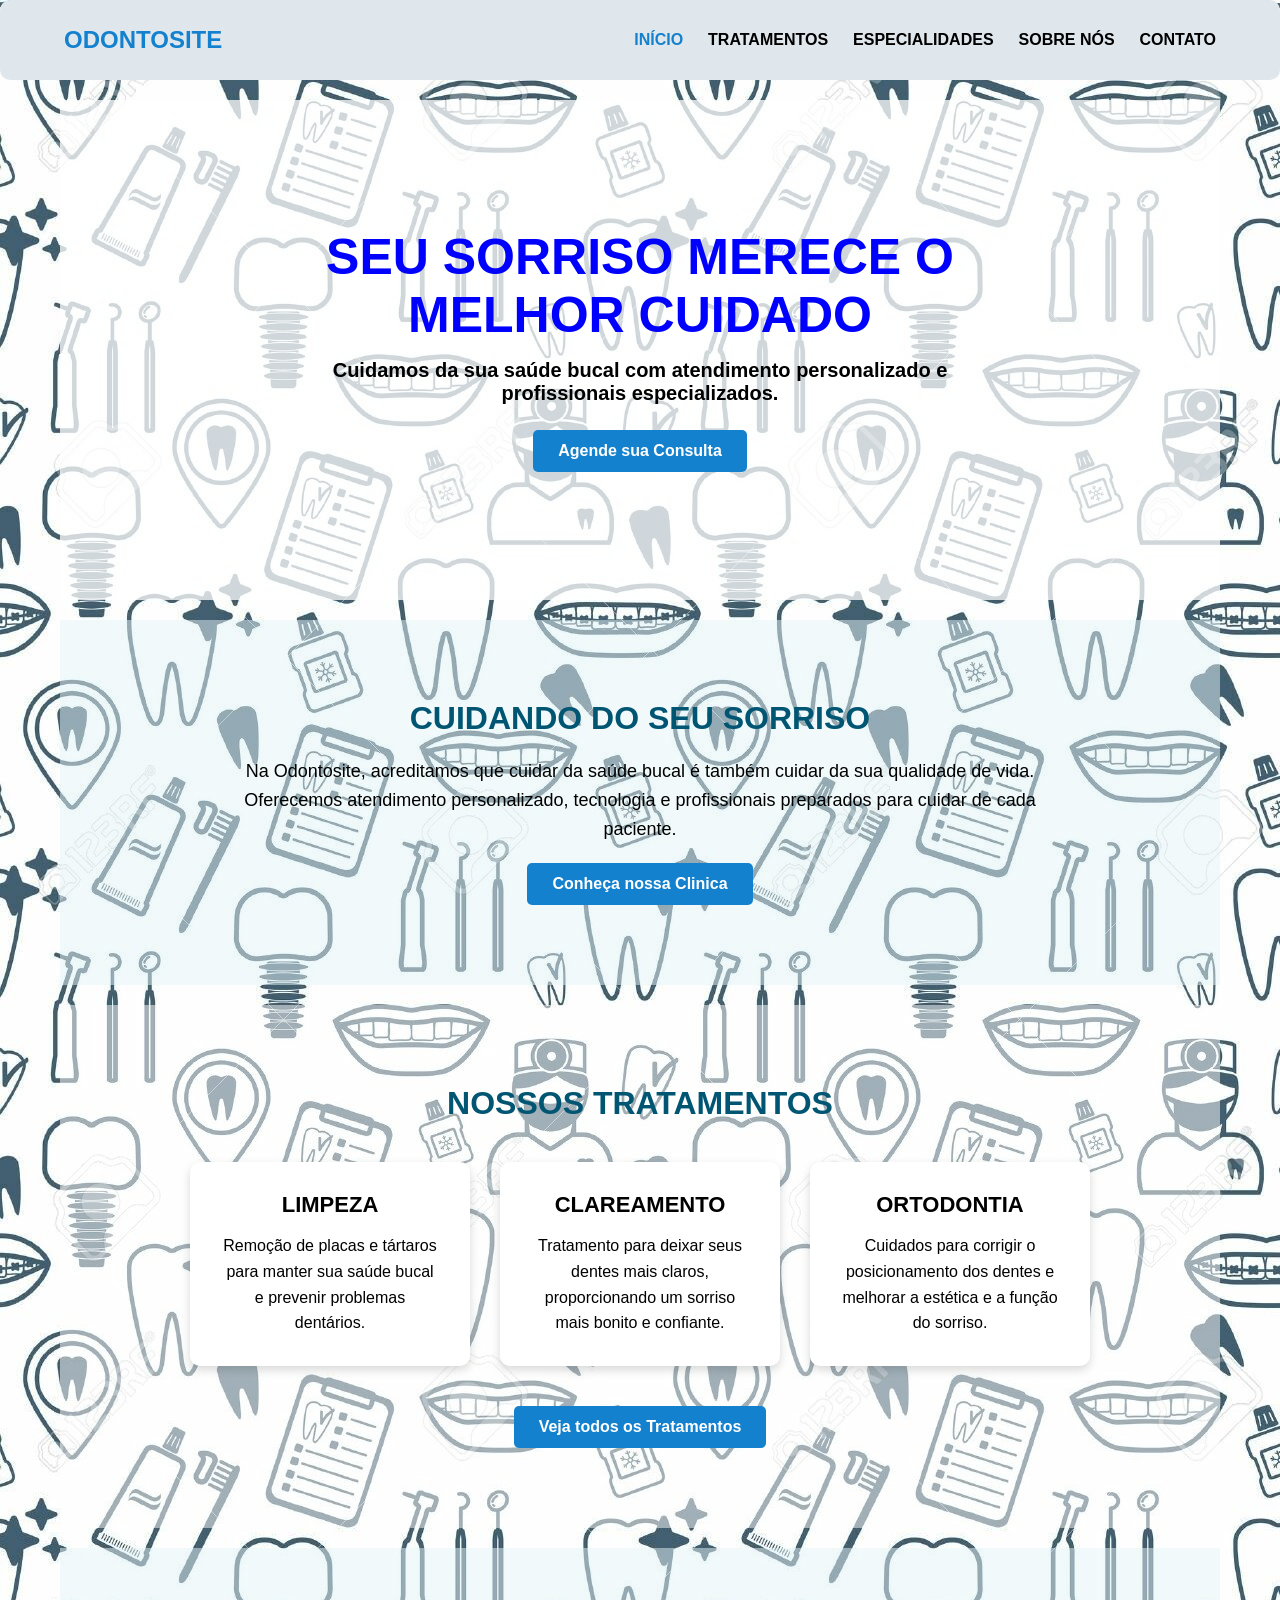
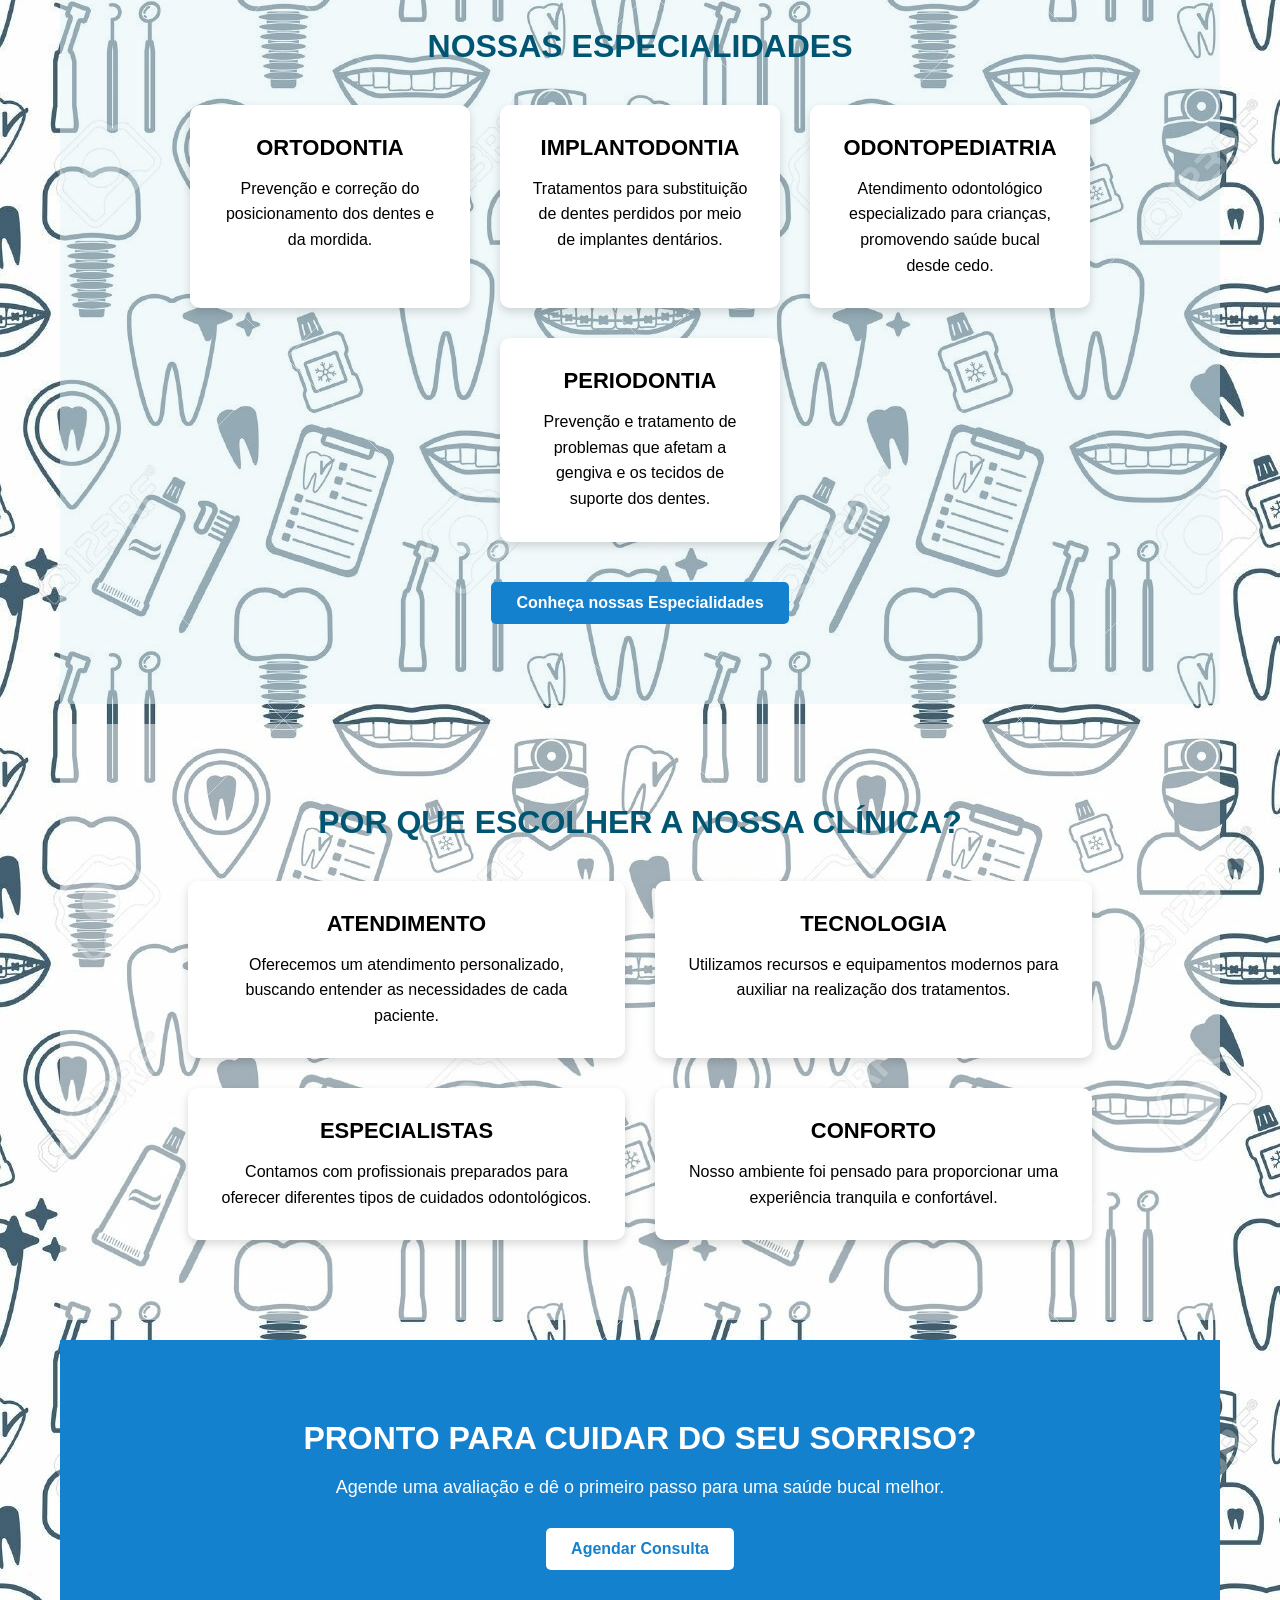
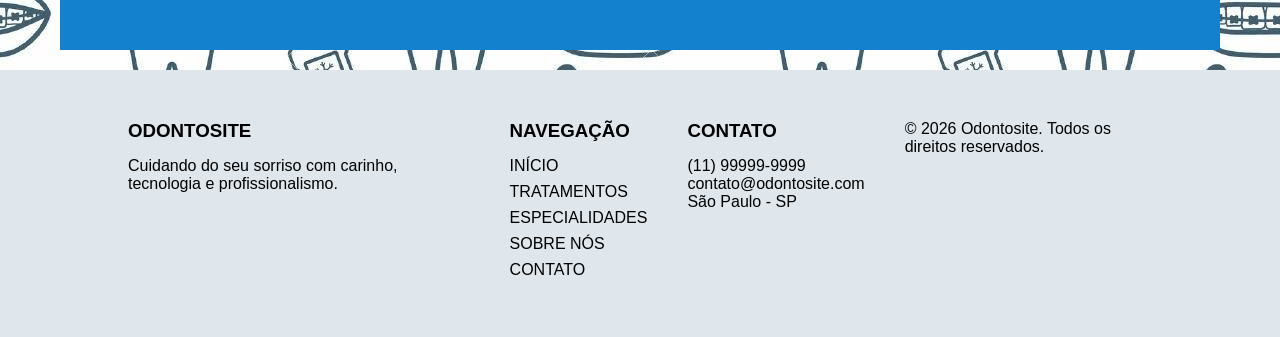
<file: index.html>
<!DOCTYPE html>
<html lang="pt-br">

<head>
    <meta charset="UTF-8">
    <meta name="viewport" content="width=device-width, initial-scale=1.0">
    <link rel="stylesheet" href="css/style.css">
    <title>HOME</title>
</head>

<body>
    <header>
        <h2>ODONTOSITE</h2>
        <nav>
            <a class="ativo" href="index.html">INÍCIO</a>
            <a href="tratamentos.html">TRATAMENTOS</a>
            <a href="especialidades.html">ESPECIALIDADES</a>
            <a href="sobre.html">SOBRE NÓS</a>
            <a href="contato.html">CONTATO</a>
        </nav>
    </header>
    <main>
        <section>
            <h1>SEU SORRISO MERECE O MELHOR CUIDADO</h1>
            <p>
                Cuidamos da sua saúde bucal com atendimento personalizado e profissionais especializados.
            </p>
            <a href="contato.html">Agende sua Consulta</a>
        </section>
        <section>
            <h2>CUIDANDO DO SEU SORRISO</h2>
            <p>
                Na Odontosite, acreditamos que cuidar da saúde bucal é também cuidar da sua qualidade de vida. Oferecemos atendimento personalizado, tecnologia e profissionais preparados para cuidar de cada paciente.
            </p>
            <a href="sobre.html">Conheça nossa Clinica</a>
        </section>
        <section>
            <h2>NOSSOS TRATAMENTOS</h2>
            <div class="cards-container tratamentos-container">
                <article class="card">
                    <h3>LIMPEZA</h3>
                    <p>
                        Remoção de placas e tártaros para manter sua saúde bucal e prevenir problemas dentários.
                    </p>
                </article>
                <article class="card">
                    <h3>CLAREAMENTO</h3>
                    <p>
                        Tratamento para deixar seus dentes mais claros, proporcionando um sorriso mais bonito e confiante.
                    </p>
                </article>
                <article class="card">
                    <h3>ORTODONTIA</h3>
                    <p>
                        Cuidados para corrigir o posicionamento dos dentes e melhorar a estética e a função do sorriso.
                    </p>
                </article>
            </div>
            <a href="tratamentos.html">Veja todos os Tratamentos</a>
        </section>
        <section>
            <h2>NOSSAS ESPECIALIDADES</h2>
            <div class="cards-container especialidades-container">
                <article class="card">
                    <h3>ORTODONTIA</h3>
                    <p>
                        Prevenção e correção do posicionamento dos dentes e da mordida.
                    </p>
                </article>
                <article class="card">
                    <h3>IMPLANTODONTIA</h3>
                    <p>
                        Tratamentos para substituição de dentes perdidos por meio de implantes dentários.
                    </p>
                </article>
                <article class="card">
                    <h3>ODONTOPEDIATRIA</h3>
                    <p>
                        Atendimento odontológico especializado para crianças, promovendo saúde bucal desde cedo.
                    </p>
                </article>
                <article class="card">
                    <h3>PERIODONTIA</h3>
                    <p>
                        Prevenção e tratamento de problemas que afetam a gengiva e os tecidos de suporte dos dentes.
                    </p>
                </article>
            </div>
            <a href="especialidades.html">Conheça nossas Especialidades</a>
        </section>
        <section>
            <h2>POR QUE ESCOLHER A NOSSA CLÍNICA?</h2>
            <div class="vantagens-container">
                <article class="card">
                    <h3>ATENDIMENTO</h3>
                    <p>
                        Oferecemos um atendimento personalizado, buscando entender as necessidades de cada paciente.
                    </p>
                </article>
                <article class="card">
                    <h3>TECNOLOGIA</h3>
                    <p>
                        Utilizamos recursos e equipamentos modernos para auxiliar na realização dos tratamentos.
                    </p>
                </article>
                <article class="card">
                    <h3>ESPECIALISTAS</h3>
                    <p>
                        Contamos com profissionais preparados para oferecer diferentes tipos de cuidados odontológicos.
                    </p>
                </article>
                <article class="card">
                    <h3>CONFORTO</h3>
                    <p>
                        Nosso ambiente foi pensado para proporcionar uma experiência tranquila e confortável.
                    </p>
                </article>
            </div>
        </section>
        <section>
            <h2>PRONTO PARA CUIDAR DO SEU SORRISO?</h2>
            <p>
                Agende uma avaliação e dê o primeiro passo para uma saúde bucal melhor.
            </p>
            <a href="contato.html">Agendar Consulta</a>
        </section>
    </main>
    <footer>
        <div>
            <h3>ODONTOSITE</h3>
            <p>
                Cuidando do seu sorriso com carinho, tecnologia e profissionalismo.
            </p>
        </div>
        <div>
            <h3>NAVEGAÇÃO</h3>
            <a href="index.html">INÍCIO</a>
            <a href="tratamentos.html">TRATAMENTOS</a>
            <a href="especialidades.html">ESPECIALIDADES</a>
            <a href="sobre.html">SOBRE NÓS</a>
            <a href="contato.html">CONTATO</a>
        </div>
        <div>
            <h3>CONTATO</h3>
            <p>(11) 99999-9999</p>
            <p>contato@odontosite.com</p>
            <p>São Paulo - SP</p>
        </div>
        <div>
            <p>&copy; 2026 Odontosite. Todos os direitos reservados.</p>
        </div>
    </footer>
</body>

</html>
</file>
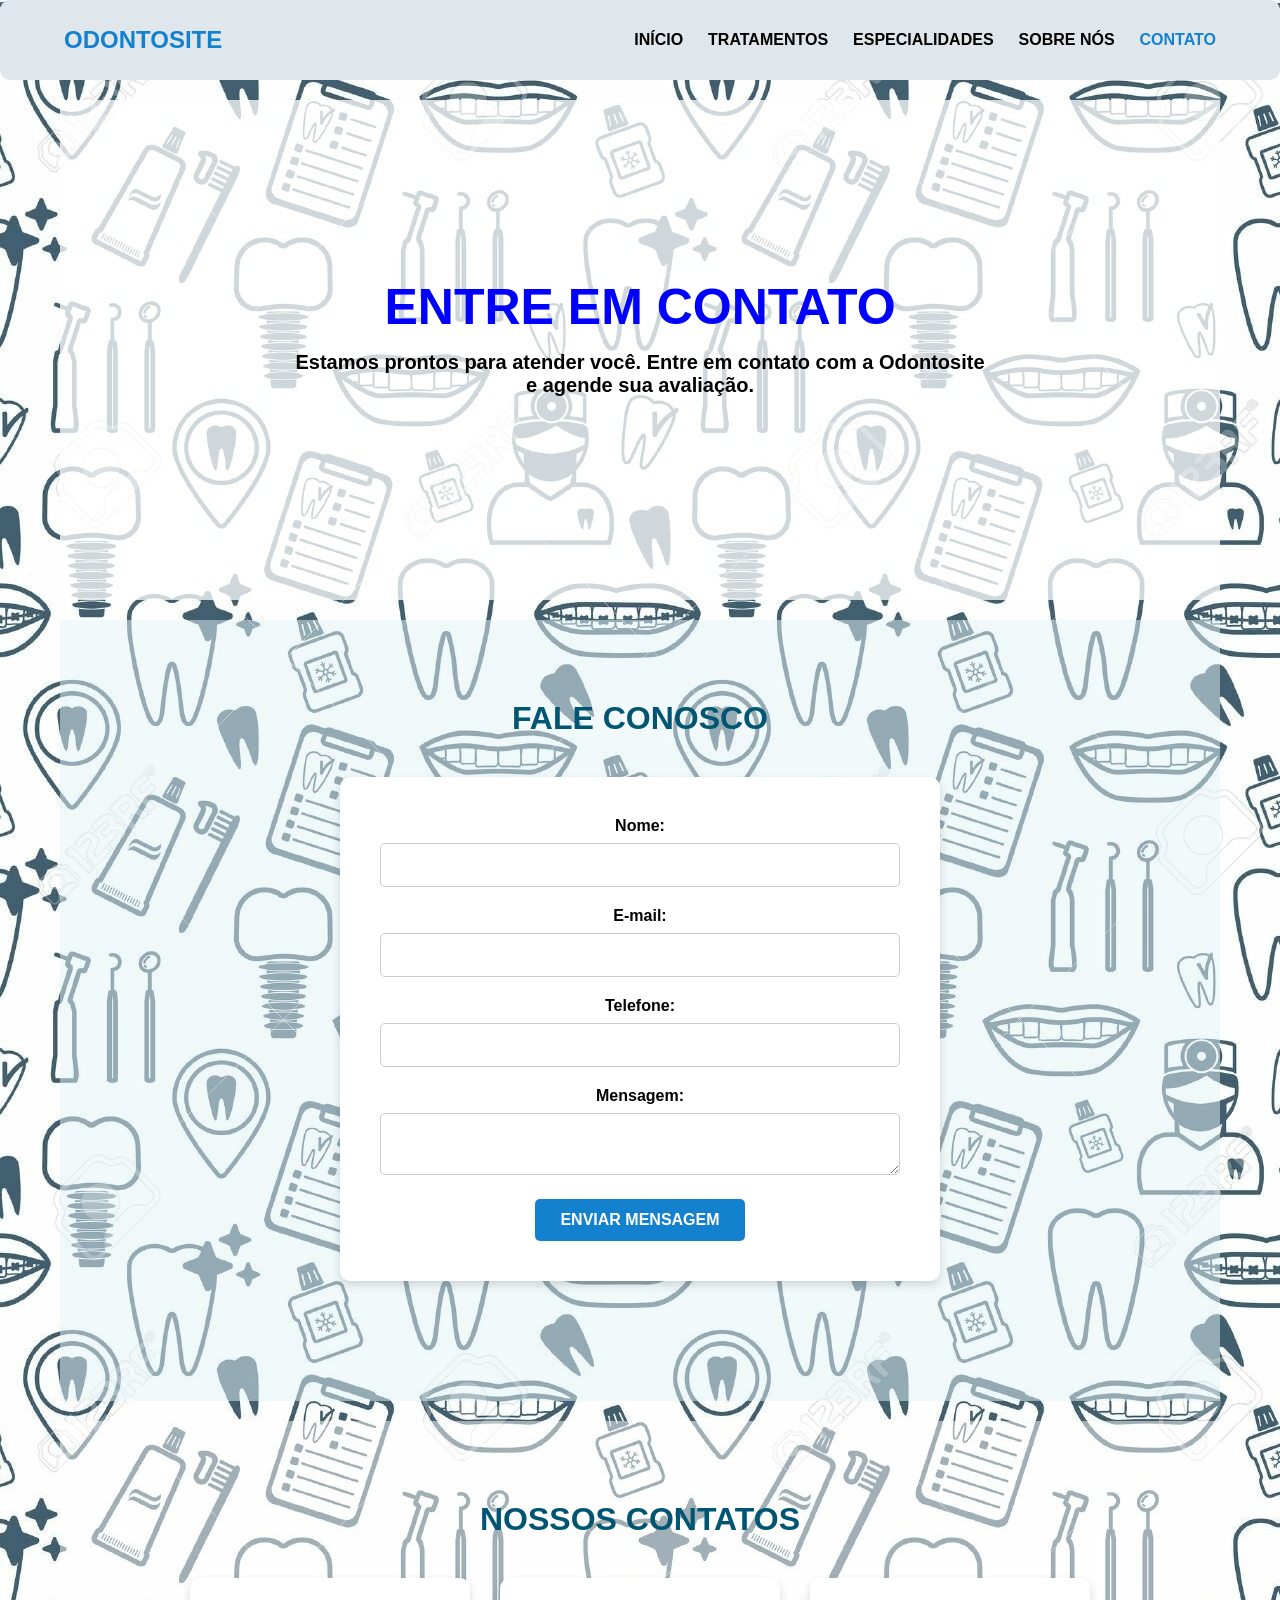
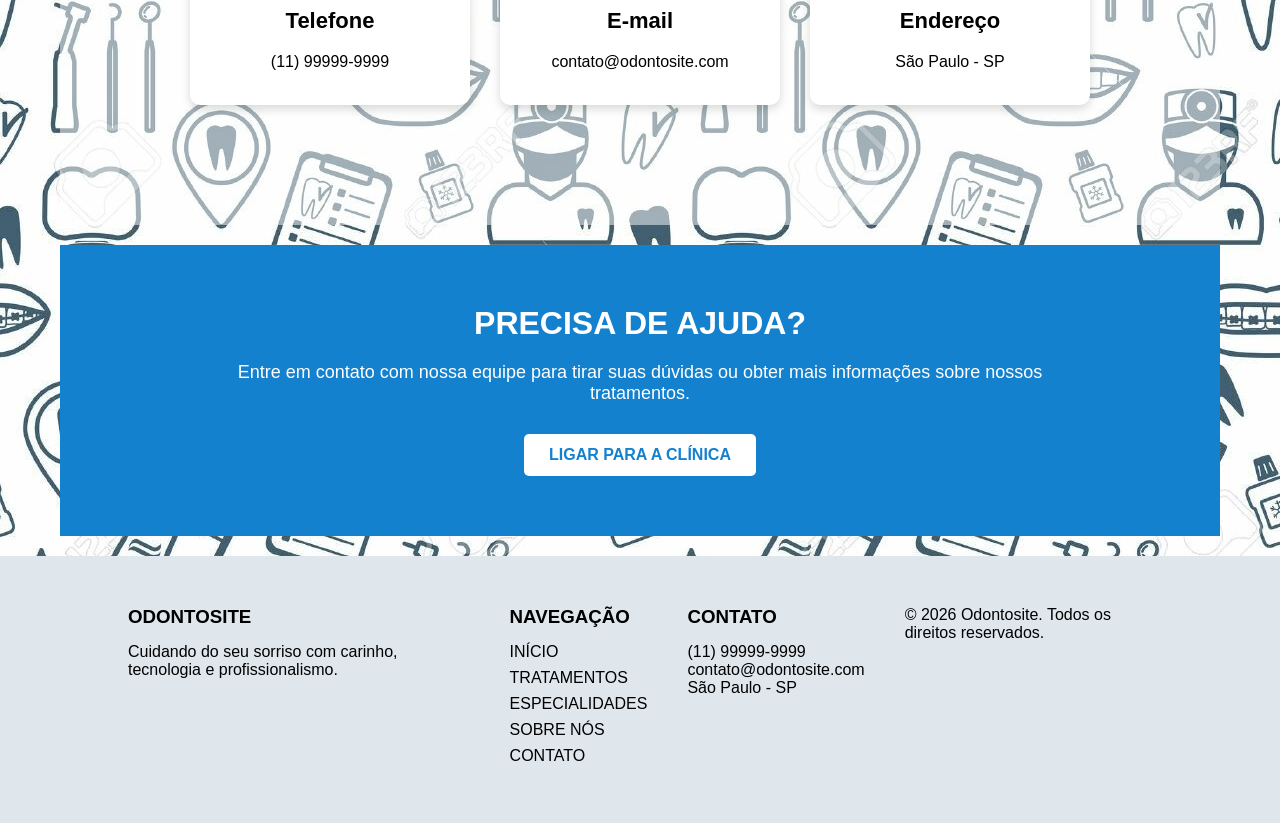
<file: contato.html>
<!DOCTYPE html>
<html lang="pt-br">

<head>
    <meta charset="UTF-8">
    <meta name="viewport" content="width=device-width, initial-scale=1.0">
    <link rel="stylesheet" href="css/style.css">
    <title>CONTATO</title>
</head>

<body>
    <header>
        <h2>ODONTOSITE</h2>
        <nav>
            <a href="index.html">INÍCIO</a>
            <a href="tratamentos.html">TRATAMENTOS</a>
            <a href="especialidades.html">ESPECIALIDADES</a>
            <a href="sobre.html">SOBRE NÓS</a>
            <a class="ativo" href="contato.html">CONTATO</a>
        </nav>
    </header>
    <main>
        <section>
            <article>
                <h1>ENTRE EM CONTATO</h1>
                <p>
                    Estamos prontos para atender você. Entre em contato com a Odontosite e agende sua avaliação.
                </p>
            </article>
        </section>
        <section>
            <h2>FALE CONOSCO</h2>
            <form>
                <label for="nome">Nome:</label>
                <input type="text" id="nome" name="nome">

                <label for="email">E-mail:</label>
                <input type="email" id="email" name="email">

                <label for="telefone">Telefone:</label>
                <input type="tel" id="telefone" name="telefone">

                <label for="mensagem">Mensagem:</label>
                <textarea id="mensagem" name="mensagem"></textarea>

                <button type="submit">ENVIAR MENSAGEM</button>
            </form>
        </section>
        <section>
            <h2>NOSSOS CONTATOS</h2>
            <div class="cards-container">
                <article class="card">
                    <h3>Telefone</h3>
                    <p>(11) 99999-9999</p>
                </article>
                <article class="card">
                    <h3>E-mail</h3>
                    <p>contato@odontosite.com</p>
                </article>
                <article class="card">
                    <h3>Endereço</h3>
                    <p>São Paulo - SP</p>
                </article>
            </div>
        </section>
        <aside>
            <h2>PRECISA DE AJUDA?</h2>
            <p>
                Entre em contato com nossa equipe para tirar suas dúvidas ou obter mais informações sobre nossos tratamentos.
            </p>
            <a href="tel:11999999999">LIGAR PARA A CLÍNICA</a>
        </aside>
    </main>
    <footer>
        <div>
            <h3>ODONTOSITE</h3>
            <p>
                Cuidando do seu sorriso com carinho, tecnologia e profissionalismo.
            </p>
        </div>
        <div>
            <h3>NAVEGAÇÃO</h3>
            <a href="index.html">INÍCIO</a>
            <a href="tratamentos.html">TRATAMENTOS</a>
            <a href="especialidades.html">ESPECIALIDADES</a>
            <a href="sobre.html">SOBRE NÓS</a>
            <a href="contato.html">CONTATO</a>
        </div>
        <div>
            <h3>CONTATO</h3>
            <p>(11) 99999-9999</p>
            <p>contato@odontosite.com</p>
            <p>São Paulo - SP</p>
        </div>
        <div>
            <p>&copy; 2026 Odontosite. Todos os direitos reservados.</p>
        </div>
    </footer>
</body>

</html>
</file>
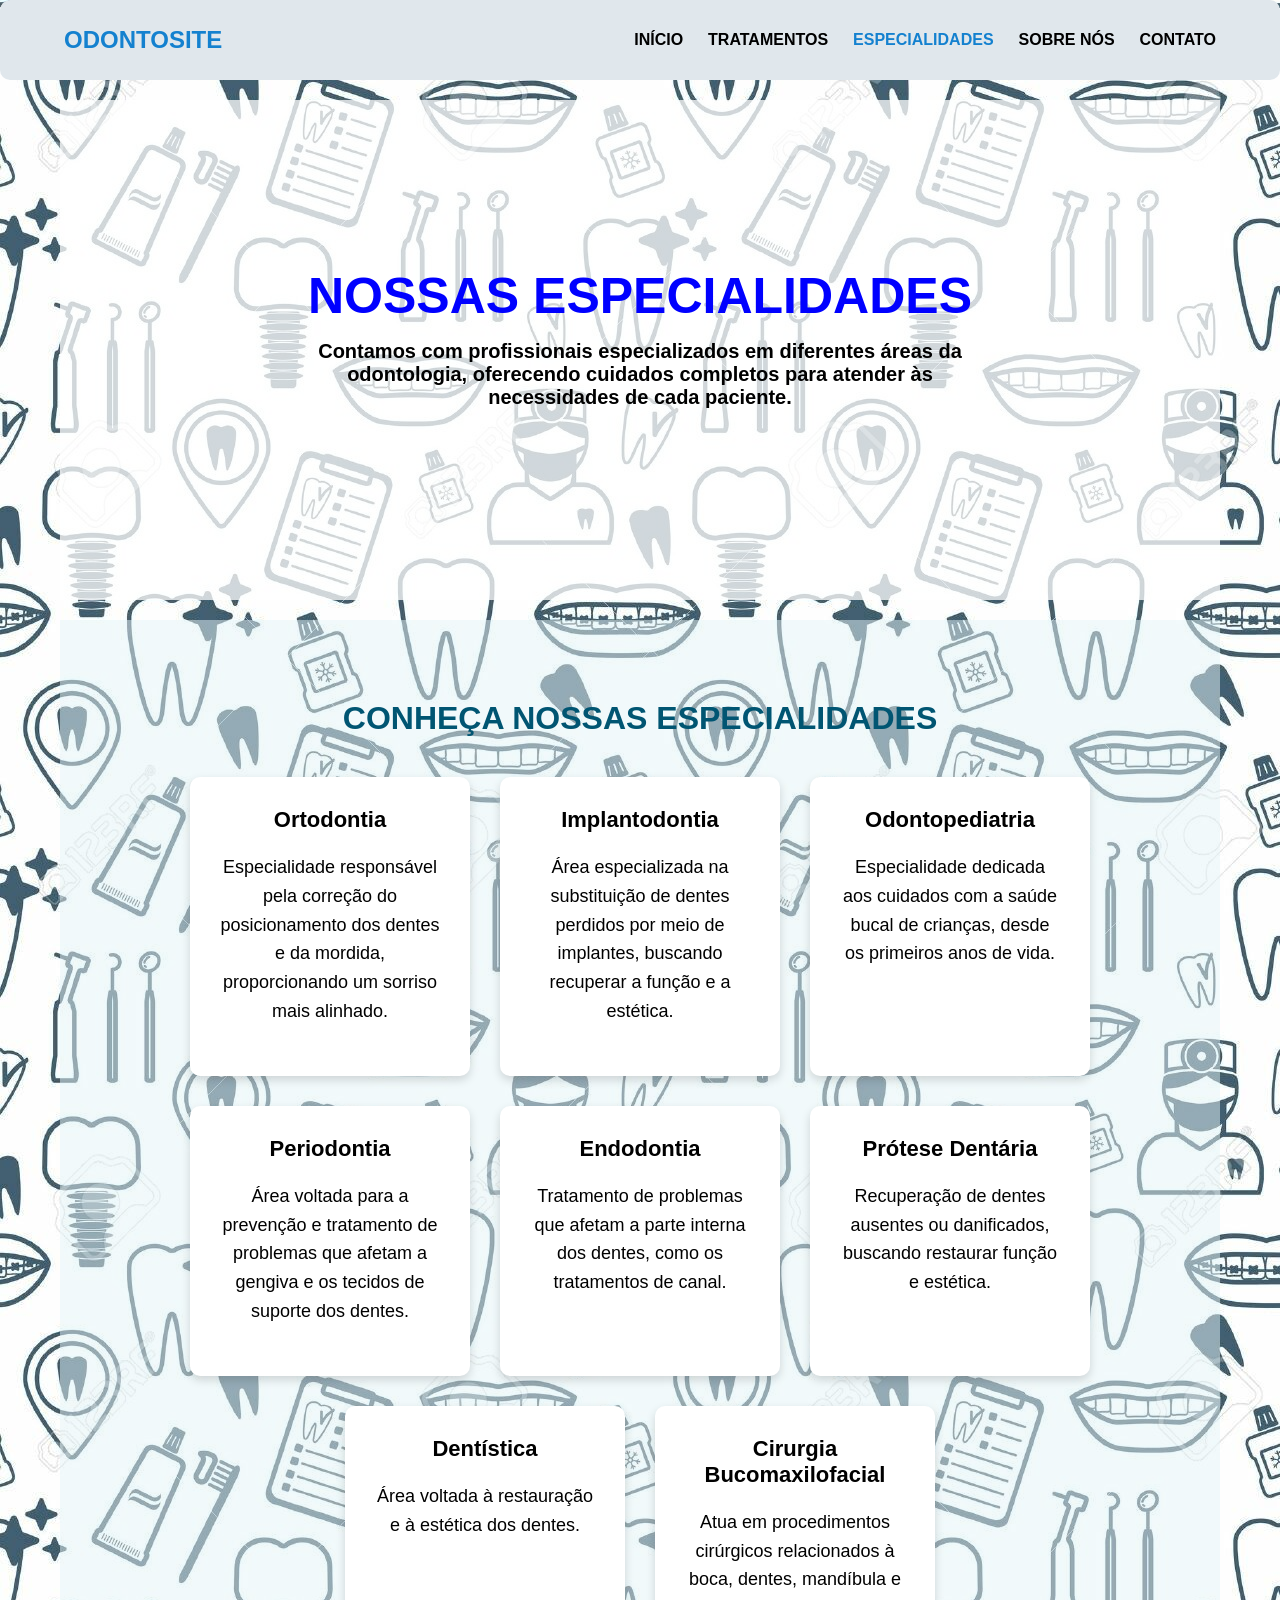
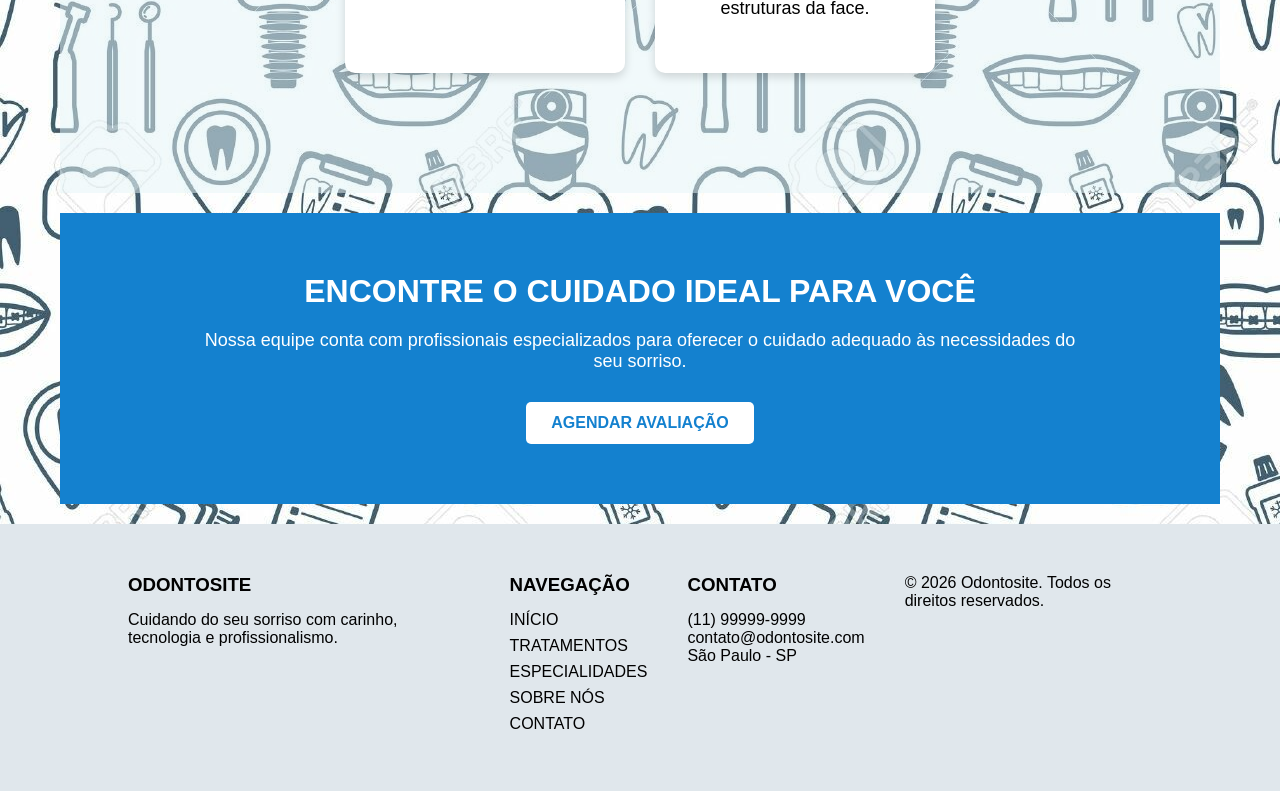
<file: especialidades.html>
<!DOCTYPE html>
<html lang="pt-br">

<head>
    <meta charset="UTF-8">
    <meta name="viewport" content="width=device-width, initial-scale=1.0">
    <link rel="stylesheet" href="css/style.css">
    <title>ESPECIALIDADES</title>
</head>

<body>
    <header>
        <h2>ODONTOSITE</h2>
        <nav>
            <a href="index.html">INÍCIO</a>
            <a href="tratamentos.html">TRATAMENTOS</a>
            <a class="ativo" href="especialidades.html">ESPECIALIDADES</a>
            <a href="sobre.html">SOBRE NÓS</a>
            <a href="contato.html">CONTATO</a>
        </nav>
    </header>
    <main>
        <section>
            <article>
                <h1>NOSSAS ESPECIALIDADES</h1>
                <p>
                    Contamos com profissionais especializados em diferentes áreas da odontologia, oferecendo cuidados completos para atender às necessidades de cada paciente.
                </p>
            </article>
        </section>
        <section>
            <h2>CONHEÇA NOSSAS ESPECIALIDADES</h2>
            <div class="cards-container">
                <article class="card">
                    <h3>Ortodontia</h3>
                    <p>
                        Especialidade responsável pela correção do posicionamento dos dentes e da mordida, proporcionando um sorriso mais alinhado.
                    </p>
                </article>
                <article class="card">
                    <h3>Implantodontia</h3>
                    <p>
                        Área especializada na substituição de dentes perdidos por meio de implantes, buscando recuperar a função e a estética.
                    </p>
                </article>
                <article class="card">
                    <h3>Odontopediatria</h3>
                    <p>
                        Especialidade dedicada aos cuidados com a saúde bucal de crianças, desde os primeiros anos de vida.
                    </p>
                </article>
                <article class="card">
                    <h3>Periodontia</h3>
                    <p>
                        Área voltada para a prevenção e tratamento de problemas que afetam a gengiva e os tecidos de suporte dos dentes.
                    </p>
                </article>
                <article class="card">
                    <h3>Endodontia</h3>
                    <p>
                        Tratamento de problemas que afetam a parte interna dos dentes, como os tratamentos de canal.
                    </p>
                </article>
                <article class="card">
                    <h3>Prótese Dentária</h3>
                    <p>
                        Recuperação de dentes ausentes ou danificados, buscando restaurar função e estética.
                    </p>
                </article>
                <article class="card">
                    <h3>Dentística</h3>
                    <p>
                        Área voltada à restauração e à estética dos dentes.
                    </p>
                </article>
                <article class="card">
                    <h3>Cirurgia Bucomaxilofacial</h3>
                    <p>
                        Atua em procedimentos cirúrgicos relacionados à boca, dentes, mandíbula e estruturas da face.
                    </p>
                </article>
            </div>
        </section>
        <aside>
            <h2>ENCONTRE O CUIDADO IDEAL PARA VOCÊ</h2>
            <p>
                Nossa equipe conta com profissionais especializados para oferecer o cuidado adequado às necessidades do seu sorriso.
            </p>
            <a href="contato.html">AGENDAR AVALIAÇÃO</a>
        </aside>
    </main>
    <footer>
        <div>
            <h3>ODONTOSITE</h3>
            <p>
                Cuidando do seu sorriso com carinho, tecnologia e profissionalismo.
            </p>
        </div>
        <div>
            <h3>NAVEGAÇÃO</h3>
            <a href="index.html">INÍCIO</a>
            <a href="tratamentos.html">TRATAMENTOS</a>
            <a href="especialidades.html">ESPECIALIDADES</a>
            <a href="sobre.html">SOBRE NÓS</a>
            <a href="contato.html">CONTATO</a>
        </div>
        <div>
            <h3>CONTATO</h3>
            <p>(11) 99999-9999</p>
            <p>contato@odontosite.com</p>
            <p>São Paulo - SP</p>
        </div>
        <div>
            <p>&copy; 2026 Odontosite. Todos os direitos reservados.</p>
        </div>
    </footer>
</body>

</html>
</file>
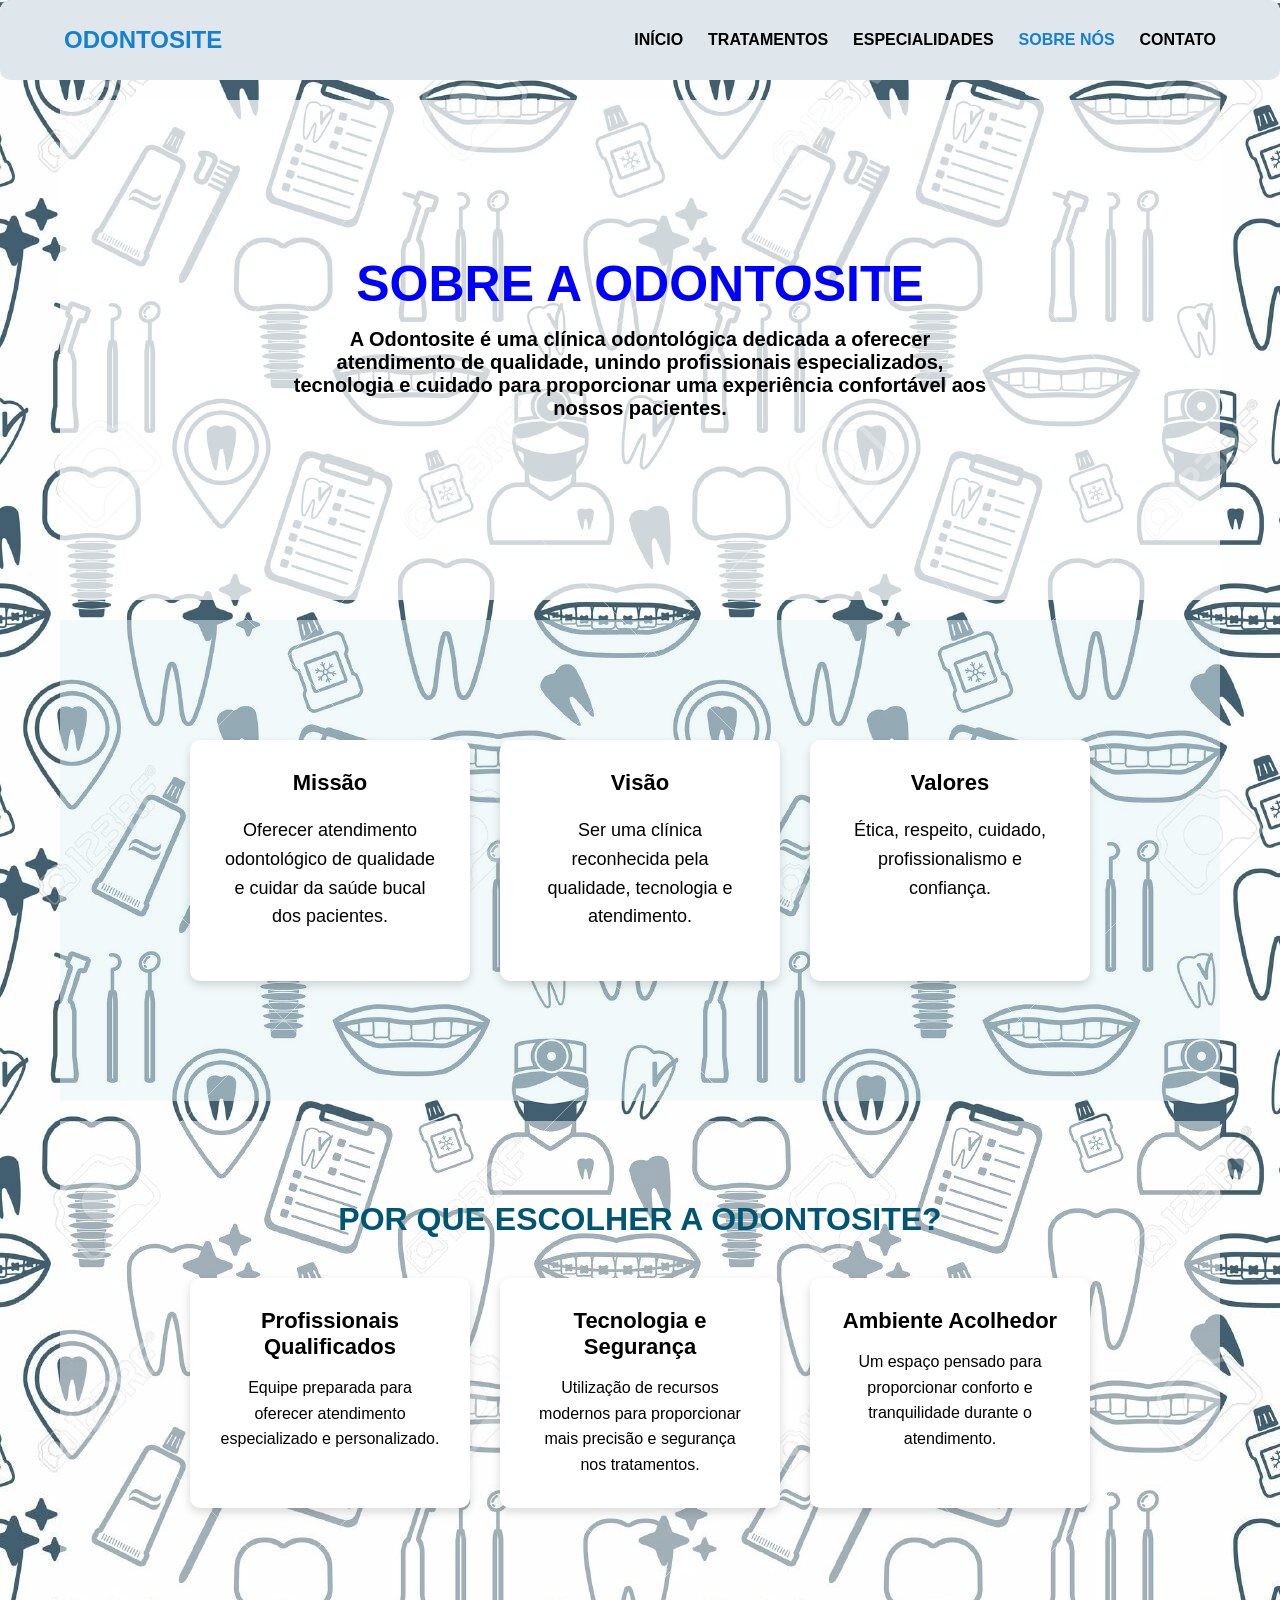
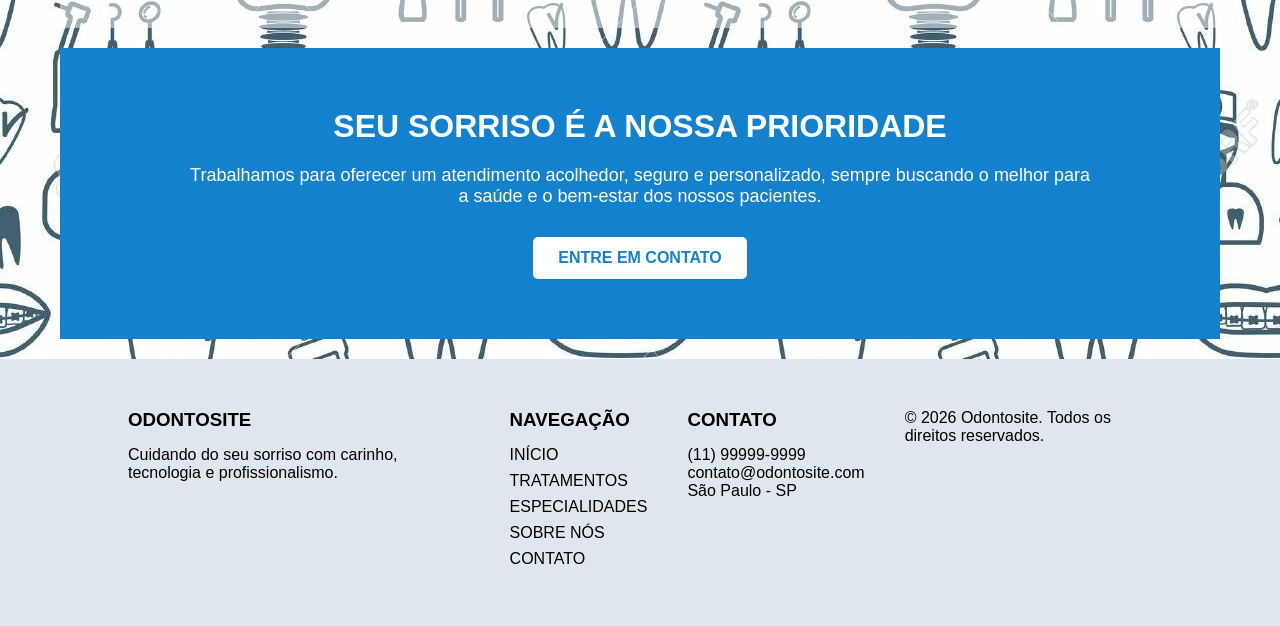
<file: sobre.html>
<!DOCTYPE html>
<html lang="pt-br">

<head>
    <meta charset="UTF-8">
    <meta name="viewport" content="width=device-width, initial-scale=1.0">
    <link rel="stylesheet" href="css/style.css">
    <title>SOBRE</title>
</head>

<body>
    <header>
        <h2>ODONTOSITE</h2>
        <nav>
            <a href="index.html">INÍCIO</a>
            <a href="tratamentos.html">TRATAMENTOS</a>
            <a href="especialidades.html">ESPECIALIDADES</a>
            <a class="ativo" href="sobre.html">SOBRE NÓS</a>
            <a href="contato.html">CONTATO</a>
        </nav>
    </header>
    <main>
        <section>
            <article>
                <h1>SOBRE A ODONTOSITE</h1>
                <p>
                    A Odontosite é uma clínica odontológica dedicada a oferecer atendimento de qualidade, unindo profissionais especializados, tecnologia e cuidado para proporcionar uma experiência confortável aos nossos pacientes.
                </p>
            </article>
        </section>
        <section>
            <div class="cards-container">
                <article class="card">
                    <h3>Missão</h3>
                    <p>
                        Oferecer atendimento odontológico de qualidade e cuidar da saúde bucal dos pacientes.
                    </p>
                </article>
                <article class="card">
                    <h3>Visão</h3>
                    <p>
                        Ser uma clínica reconhecida pela qualidade, tecnologia e atendimento.
                    </p>
                </article>
                <article class="card">
                    <h3>Valores</h3>
                    <p>
                        Ética, respeito, cuidado, profissionalismo e confiança.
                    </p>
                </article>
            </div>
        </section>
        <section>
            <h2>POR QUE ESCOLHER A ODONTOSITE?</h2>
            <div class="cards-container">
                <article class="card">
                    <h3>Profissionais Qualificados</h3>
                    <p>
                        Equipe preparada para oferecer atendimento especializado e personalizado.
                    </p>
                </article>
                <article class="card">
                    <h3>Tecnologia e Segurança</h3>
                    <p>
                        Utilização de recursos modernos para proporcionar mais precisão e segurança nos tratamentos.
                    </p>
                </article>
                <article class="card">
                    <h3>Ambiente Acolhedor</h3>
                    <p>
                        Um espaço pensado para proporcionar conforto e tranquilidade durante o atendimento.
                    </p>
                </article>
            </div>
        </section>
        <aside>
            <h2>SEU SORRISO É A NOSSA PRIORIDADE</h2>
            <p>
                Trabalhamos para oferecer um atendimento acolhedor, seguro e personalizado, sempre buscando o melhor para a saúde e o bem-estar dos nossos pacientes.
            </p>
            <a href="contato.html">ENTRE EM CONTATO</a>
        </aside>
    </main>
    <footer>
        <div>
            <h3>ODONTOSITE</h3>
            <p>
                Cuidando do seu sorriso com carinho, tecnologia e profissionalismo.
            </p>
        </div>
        <div>
            <h3>NAVEGAÇÃO</h3>
            <a href="index.html">INÍCIO</a>
            <a href="tratamentos.html">TRATAMENTOS</a>
            <a href="especialidades.html">ESPECIALIDADES</a>
            <a href="sobre.html">SOBRE NÓS</a>
            <a href="contato.html">CONTATO</a>
        </div>
        <div>
            <h3>CONTATO</h3>
            <p>(11) 99999-9999</p>
            <p>contato@odontosite.com</p>
            <p>São Paulo - SP</p>
        </div>
        <div>
            <p>&copy; 2026 Odontosite. Todos os direitos reservados.</p>
        </div>
    </footer>
</body>

</html>
</file>
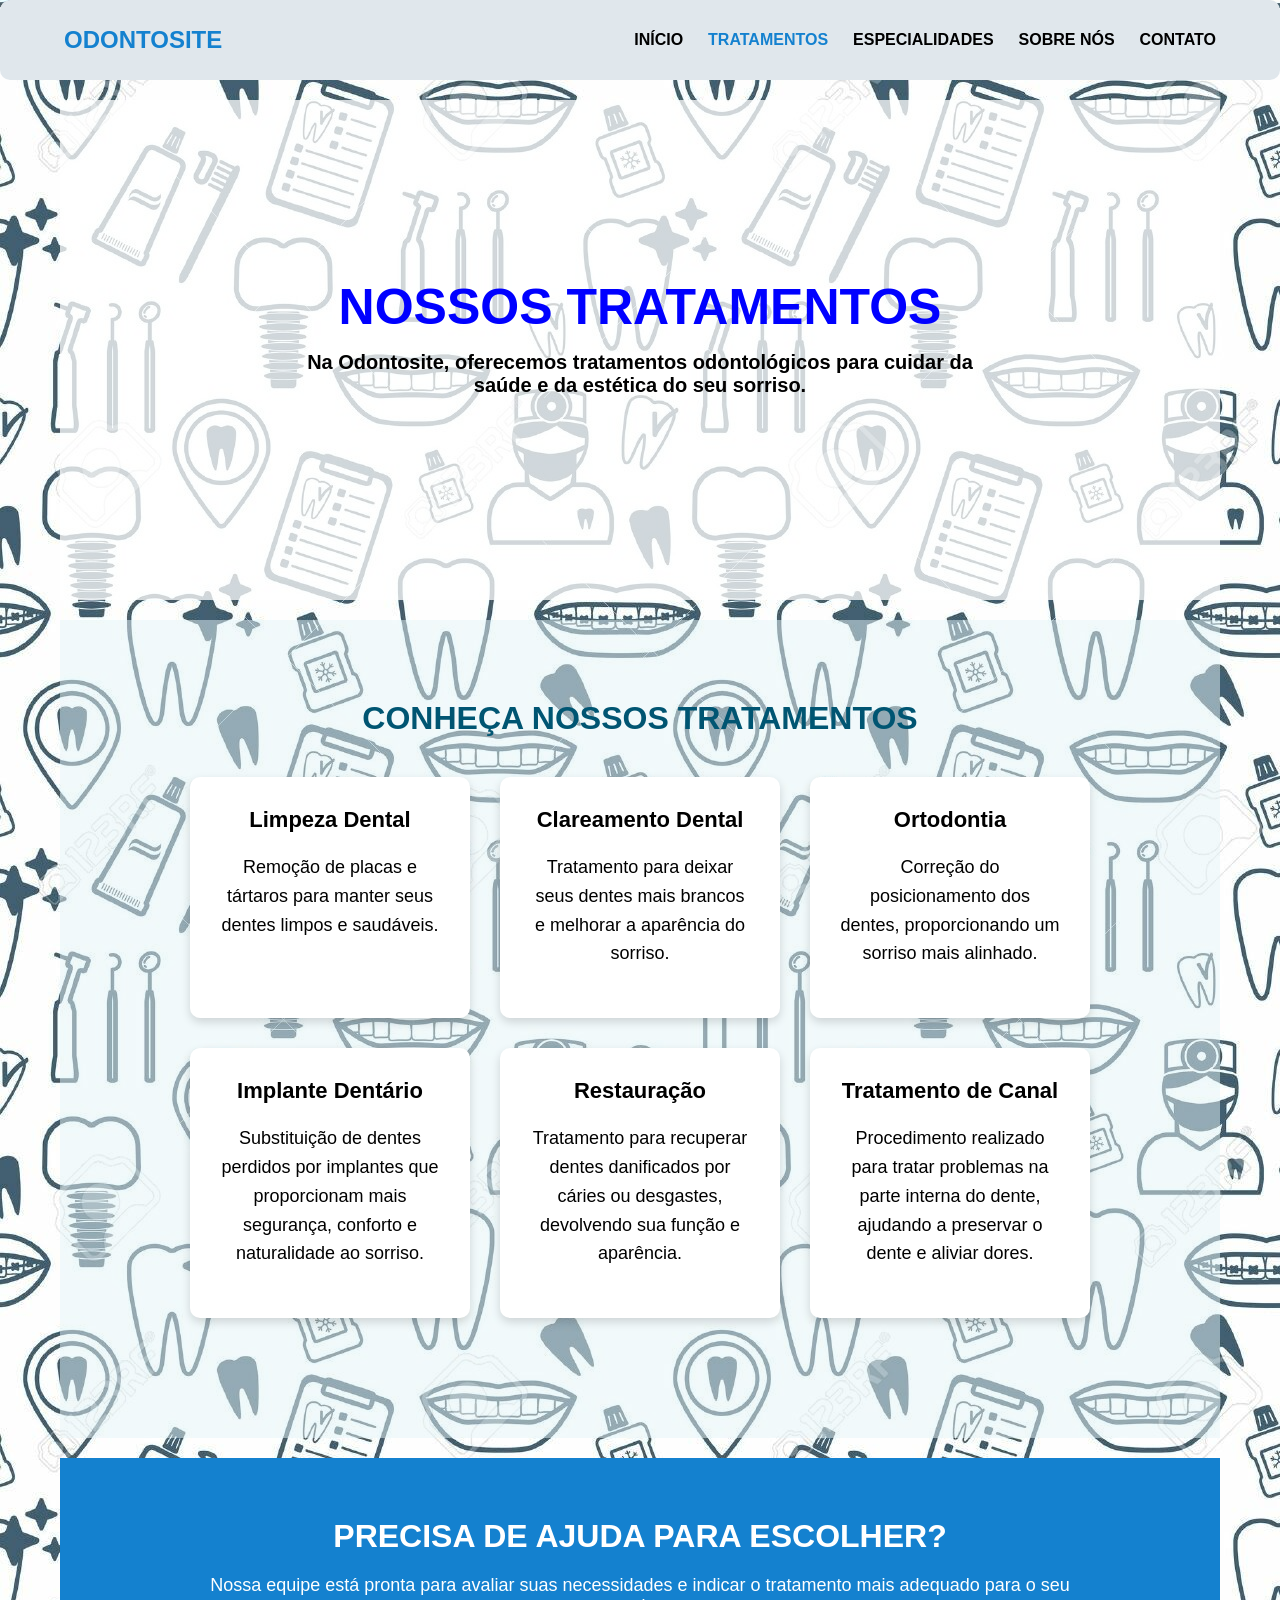
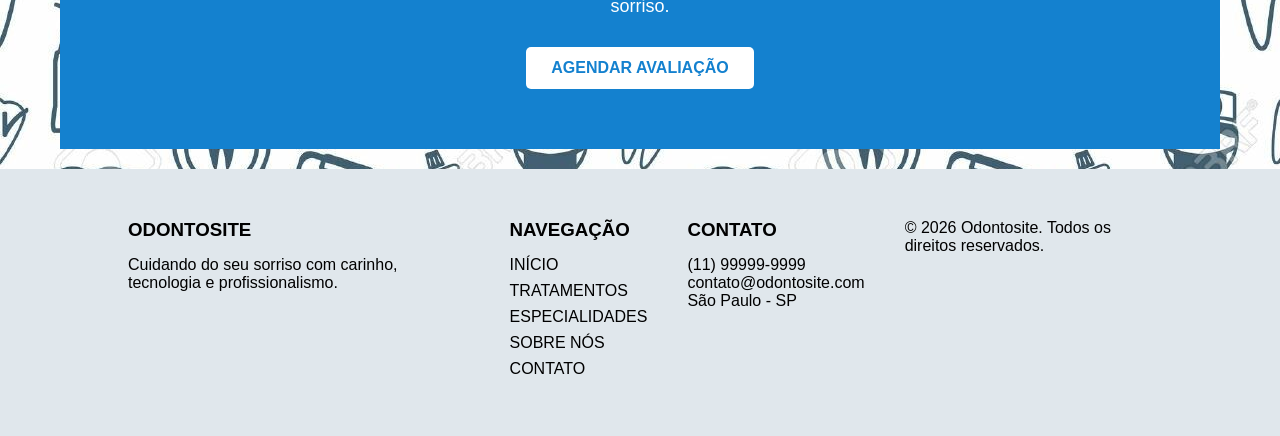
<file: tratamentos.html>
<!DOCTYPE html>
<html lang="pt-br">

<head>
    <meta charset="UTF-8">
    <meta name="viewport" content="width=device-width, initial-scale=1.0">
    <link rel="stylesheet" href="css/style.css">
    <title>TRATAMENTOS</title>
</head>

<body>
    <header>
        <h2>ODONTOSITE</h2>
        <nav>
            <a href="index.html">INÍCIO</a>
            <a class="ativo" href="tratamentos.html">TRATAMENTOS</a>
            <a href="especialidades.html">ESPECIALIDADES</a>
            <a href="sobre.html">SOBRE NÓS</a>
            <a href="contato.html">CONTATO</a>
        </nav>
    </header>
    <main>
        <section>
            <article>
                <h1>NOSSOS TRATAMENTOS</h1>
                <p>
                    Na Odontosite, oferecemos tratamentos odontológicos para cuidar da saúde e da estética do seu sorriso.
                </p>
            </article>
        </section>
        <section>
            <h2>CONHEÇA NOSSOS TRATAMENTOS</h2>
            <div class="cards-container">
                <article class="card">
                    <h3>Limpeza Dental</h3>
                    <p>
                        Remoção de placas e tártaros para manter seus dentes limpos e saudáveis.
                    </p>
                </article>
                <article class="card">
                    <h3>Clareamento Dental</h3>
                    <p>
                        Tratamento para deixar seus dentes mais brancos e melhorar a aparência do sorriso.
                    </p>
                </article>
                <article class="card">
                    <h3>Ortodontia</h3>
                    <p>
                        Correção do posicionamento dos dentes, proporcionando um sorriso mais alinhado.
                    </p>
                </article>
                <article class="card">
                    <h3>Implante Dentário</h3>
                    <p>
                        Substituição de dentes perdidos por implantes que proporcionam mais segurança, conforto e naturalidade ao sorriso.
                    </p>
                </article>
                <article class="card">
                    <h3>Restauração</h3>
                    <p>
                        Tratamento para recuperar dentes danificados por cáries ou desgastes, devolvendo sua função e aparência.
                    </p>
                </article>
                <article class="card">
                    <h3>Tratamento de Canal</h3>
                    <p>
                        Procedimento realizado para tratar problemas na parte interna do dente, ajudando a preservar o dente e aliviar dores.
                    </p>
                </article>
            </div>
        </section>
        <aside>
            <h2>PRECISA DE AJUDA PARA ESCOLHER?</h2>
            <p>
                Nossa equipe está pronta para avaliar suas necessidades e indicar o tratamento mais adequado para o seu sorriso.
            </p>
            <a href="contato.html">AGENDAR AVALIAÇÃO</a>
        </aside>
    </main>
    <footer>
        <div>
            <h3>ODONTOSITE</h3>
            <p>
                Cuidando do seu sorriso com carinho, tecnologia e profissionalismo.
            </p>
        </div>
        <div>
            <h3>NAVEGAÇÃO</h3>
            <a href="index.html">INÍCIO</a>
            <a href="tratamentos.html">TRATAMENTOS</a>
            <a href="especialidades.html">ESPECIALIDADES</a>
            <a href="sobre.html">SOBRE NÓS</a>
            <a href="contato.html">CONTATO</a>
        </div>
        <div>
            <h3>CONTATO</h3>
            <p>(11) 99999-9999</p>
            <p>contato@odontosite.com</p>
            <p>São Paulo - SP</p>
        </div>
        <div>
            <p>&copy; 2026 Odontosite. Todos os direitos reservados.</p>
        </div>
    </footer>
</body>

</html>
</file>
<file: css/style.css>
* {
    margin: 0;
    padding: 0;
    box-sizing: border-box;
}

body {
    background-image: url(../image/fundo.jpg);
    font-family: Arial, sans-serif;
}

header {
    background-color: rgb(224, 231, 236);

    width: 100%;
    height: 80px;

    position: fixed;
    top: 0;
    left: 0;

    display: flex;
    justify-content: space-between;
    align-items: center;

    padding: 0 5%;

    border-radius: 10px;
}

header h2 {
    color: rgb(20, 129, 207);
    font-size: 24px;
}

header nav {
    display: flex;
    gap: 25px;
}

header nav a {
    color: black;
    text-decoration: none;

    font-family: 'Franklin Gothic Medium', 'Arial Narrow', Arial, sans-serif;
    font-weight: bold;
}

header nav a:hover {
    color: rgb(20, 129, 207);
}

header nav a.ativo {
    color: rgb(20, 129, 207);
}

main {
    width: 100%;
    margin-top: 100px;
}

section {
    margin: 20px 60px;
}

main section:first-child {
    min-height: 500px;

    display: flex;
    flex-direction: column;
    justify-content: center;
    align-items: center;

    text-align: center;
    padding: 40px;

    background-color: rgba(255, 255, 255, 0.75);
}

main section:first-child h1 {
    font-size: 50px;
    max-width: 800px;
    margin-bottom: 15px;

    color: blue;
}

main section:first-child p {
    font-size: 20px;
    max-width: 700px;
    margin-bottom: 25px;

    font-weight: bold;
}

main section:first-child a {
    background-color: rgb(20, 129, 207);
    color: white;

    padding: 12px 25px;

    text-decoration: none;
    border-radius: 5px;

    font-weight: bold;
}

main section:first-child a:hover {
    background-color: rgb(15, 100, 165);
    font-size: 18px;
    box-shadow: 0 4px 10px gray;
}

main section:nth-child(2) {
    padding: 80px 10%;
    text-align: center;

    background-color: rgba(230, 245, 250, 0.50);
}

main section:nth-child(2) h2 {
    font-size: 32px;
    margin-bottom: 20px;

    color: rgb(0, 85, 114);
}

main section:nth-child(2) p {
    font-size: 18px;
    max-width: 800px;
    margin: 20px auto;
    line-height: 1.6;
}

main section:nth-child(2) a {
    display: inline-block;

    background-color: rgb(20, 129, 207);
    color: white;

    padding: 12px 25px;

    text-decoration: none;
    border-radius: 5px;

    font-weight: bold;
}

main section:nth-child(2) a:hover {
    background-color: rgb(15, 100, 165);
    font-size: 18px;
    box-shadow: 0 4px 10px gray;
}

main section:nth-child(3) {
    padding: 80px 10%;
    text-align: center;
    background-color: rgba(255, 255, 255, 0.50);
}

main section:nth-child(3) h2 {
    font-size: 32px;
    
    color: rgb(0, 85, 114);
}

main section:nth-child(3) > a {
    display: inline-block;

    background-color: rgb(20, 129, 207);
    color: white;

    padding: 12px 25px;

    border-radius: 5px;
    text-decoration: none;
    font-weight: bold;
}

main section:nth-child(3) > a:hover {
    background-color: rgb(15, 100, 165);
    font-size: 18px;
    box-shadow: 0 4px 10px gray;
}

main section:nth-child(4) {
    padding: 80px 10%;
    text-align: center;
    background-color: rgba(230, 245, 250, 0.50);
}

main section:nth-child(4) h2 {
    font-size: 32px;
    
    color: rgb(0, 85, 114);
}

main section:nth-child(4) > a {
    display: inline-block;

    background-color: rgb(20, 129, 207);
    color: white;

    padding: 12px 25px;

    border-radius: 5px;
    text-decoration: none;
    font-weight: bold;
}

main section:nth-child(4) > a:hover {
    background-color: rgb(15, 100, 165);
    font-size: 18px;
    box-shadow: 0 4px 10px gray;
}

main section:nth-child(5) {
    padding: 80px 10%;
    text-align: center;
    background-color: rgba(255, 255, 255, 0.50);
}

main section:nth-child(5) h2 {
    font-size: 32px;
    margin-bottom: 40px;

    color: rgb(0, 85, 114);
}

.vantagens-container {
    display: grid;
    grid-template-columns: 1fr 1fr;
    gap: 30px;
}

main section:nth-child(6) {
    padding: 80px 10%;
    text-align: center;
    background-color: rgb(20, 129, 207);
    color: white;
}

main section:nth-child(6) h2 {
    font-size: 32px;
    margin-bottom: 20px;
}

main section:nth-child(6) p {
    font-size: 18px;
    margin-bottom: 30px;
}

main section:nth-child(6) a {
    display: inline-block;

    background-color: white;
    color: rgb(20, 129, 207);

    padding: 12px 25px;

    border-radius: 5px;
    text-decoration: none;
    font-weight: bold;
}

main section:nth-child(6) a:hover {
    background-color: rgb(230, 245, 250);
    font-size: 18px;
    box-shadow: 0 4px 10px gray;
}

aside {
    margin: 20px 60px;
    padding: 60px 10%;
    text-align: center;
    background-color: rgb(20, 129, 207);
    color: white;
}

aside h2 {
    font-size: 32px;
    margin-bottom: 20px;
}

aside p {
    font-size: 18px;
    margin-bottom: 30px;
}

aside a {
    display: inline-block;
    background-color: white;
    color: rgb(20, 129, 207);
    padding: 12px 25px;
    border-radius: 5px;
    text-decoration: none;
    font-weight: bold;
}

aside a:hover {
    background-color: rgb(230, 245, 250);
    font-size: 18px;
    box-shadow: 0 4px 10px gray;
}

footer {
    padding: 50px 10%;

    background-color: rgb(224, 231, 236);

    display: flex;
    justify-content: space-between;
    gap: 40px;

    font-family: 'Franklin Gothic Medium', 'Arial Narrow', Arial, sans-serif;
}

footer a {
    display: block;

    color: black;
    text-decoration: none;

    margin-bottom: 8px;
}

footer a:hover {
    color: rgb(20, 129, 207);
    box-shadow: 0 4px 10px gray;
}

footer h3 {
    margin-bottom: 15px;
}

.cards-container {
    display: flex;
    justify-content: center;
    gap: 30px;
    flex-wrap: wrap;
    margin: 40px 0;
}

.card {
    padding: 30px;
    background-color: white;
    border-radius: 10px;
    box-shadow: 0 4px 10px rgba(0, 0, 0, 0.15);

    transition: 0.3s;
}

.card:hover {
    transform: translateY(-5px);
    box-shadow: 0 8px 15px rgba(0, 0, 0, 0.2);
}

.cards-container .card {
    width: 280px;
}

.card h3 {
    margin-bottom: 15px;
    font-size: 22px;
}

.card p {
    line-height: 1.6;
}

form {
    width: 600px;
    margin: 40px auto;
    padding: 40px;
    background-color: white;
    border-radius: 10px;
    box-shadow: 0 4px 10px rgba(0, 0, 0, 0.15);
}

form label {
    display: block;
    margin-bottom: 8px;
    font-weight: bold;
}

form input,
form textarea {
    width: 100%;
    padding: 12px;
    margin-bottom: 20px;
    border: 1px solid #ccc;
    border-radius: 5px;
    font-size: 16px;
}

form button {
    background-color: rgb(20, 129, 207);
    color: white;
    padding: 12px 25px;
    border: none;
    border-radius: 5px;
    font-weight: bold;
    font-size: 16px;
    cursor: pointer;
}

form button:hover {
    background-color: rgb(15, 100, 165);
    font-size: 18px;
    box-shadow: 0 4px 10px gray;
}
</file>
